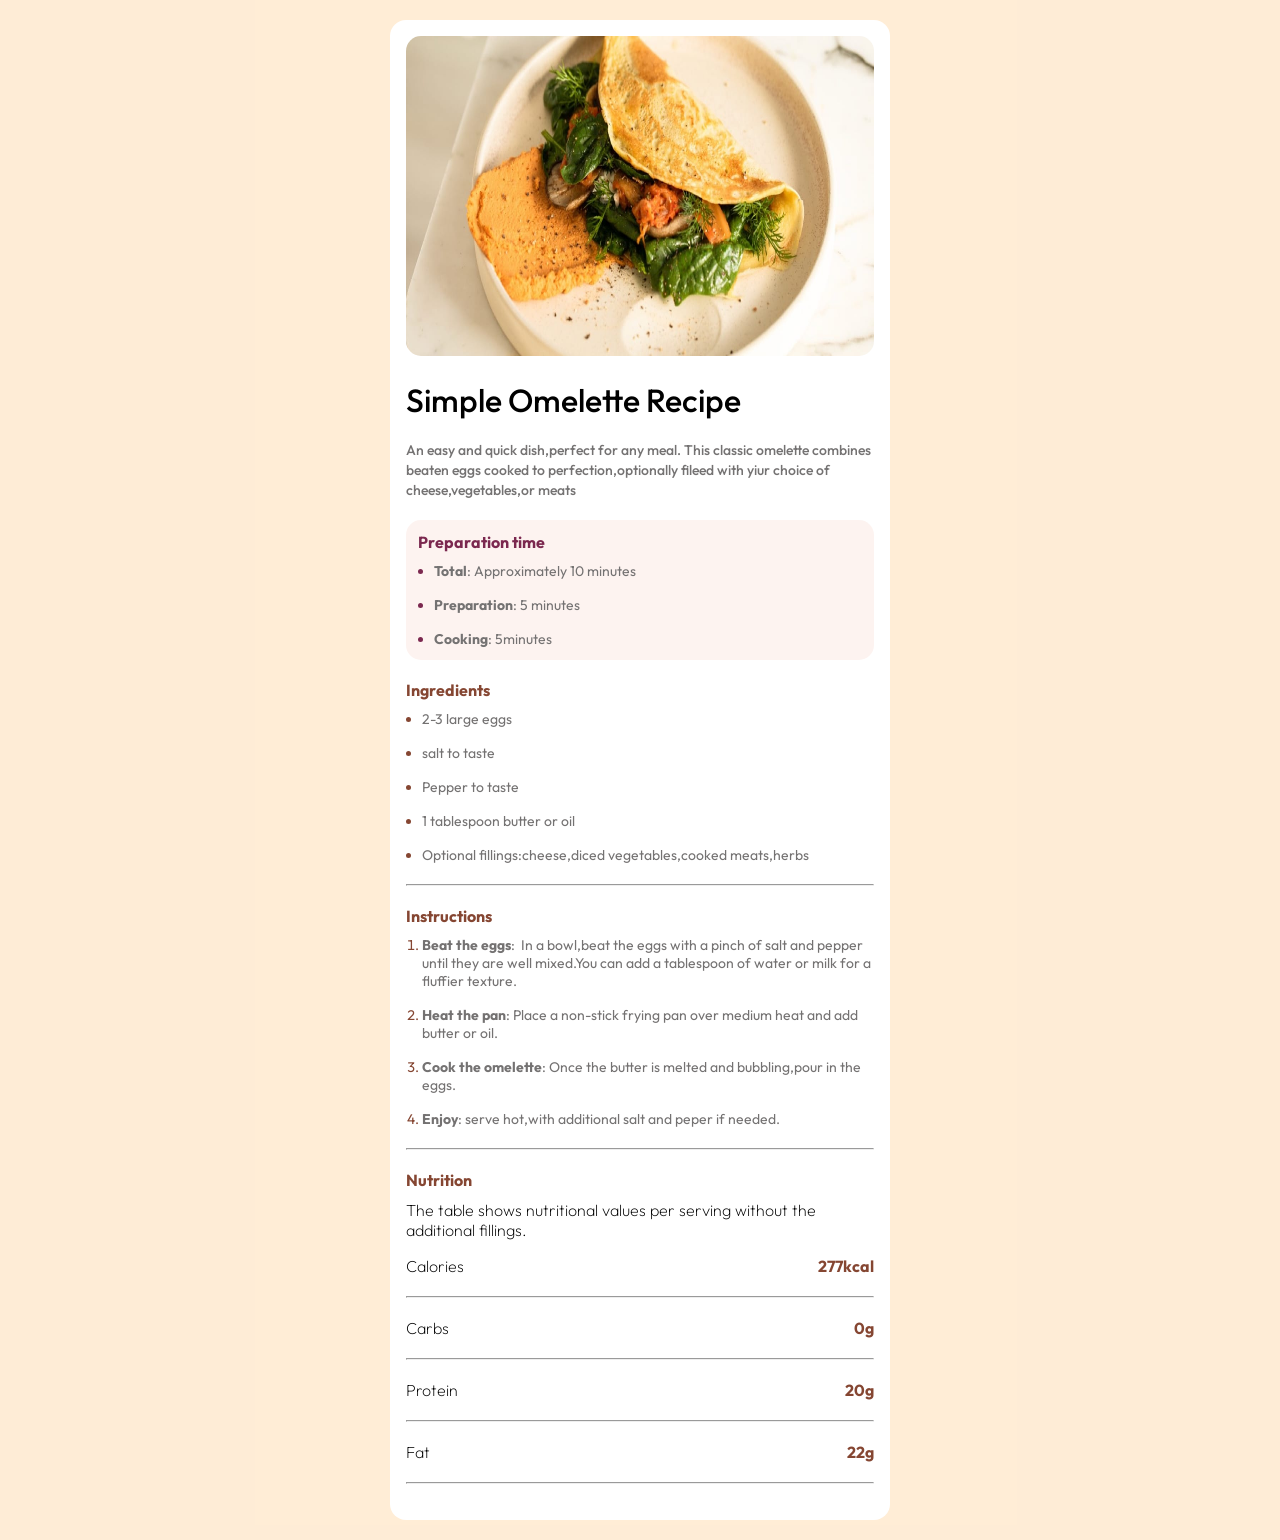
<file: index.html>
<!DOCTYPE html>
<html lang="en">

  <head>
    <meta charset="UTF-8">
    <meta name="viewport" content="width=device-width, initial-scale=1.0">
    <title>Omelete Recipe</title>
    <link rel="stylesheet" href="index.css">
    <link rel="preconnect" href="https://fonts.googleapis.com">
    <link rel="preconnect" href="https://fonts.gstatic.com" crossorigin>
    <link
      href="https://fonts.googleapis.com/css2?family=Outfit:wght@100..900&display=swap"
      rel="stylesheet">
  </head>
  <!-- <style>
.image{
    border-radius: 2px;
    padding:2px;
    height: auto;
    border: 2px;
    width: 5px;
}
</style> -->
  <body>
    <div class="container">
    <div class="path">
      <img class="image" src="image-omelette.jpeg">
    </div>

    <div class="hero-content">
      <h1 class="title">Simple omelette Recipe</h1>

      <p>An easy and quick dish,perfect for any meal. This classic omelette
        combines beaten eggs cooked
        to perfection,optionally fileed with yiur choice of cheese,vegetables,or
        meats </p>
    </div>

    <div class="lists">
      <h2>Preparation time</h2>
      <ul class="items">
        <li><strong>Total</strong>:&nbsp;Approximately 10 minutes</li>
        <li><strong>Preparation</strong>: 5 minutes</li>
        <li><strong>Cooking</strong>: 5minutes</li>
      </ul>
    </div>

    <div class="links">
      <h2>Ingredients</h2>
      <ul class="its">
        <li>2-3 large eggs</li>
        <li>salt to taste</li>
        <li>Pepper to taste</li>
        <li>1 tablespoon butter or oil</li>
        <li>Optional fillings:cheese,diced vegetables,cooked meats,herbs</li>
      </ul>
    </div>

    <hr class="line" />

    <div class="Inst">
      <h2>Instructions</h2>
      <ol class="qwe">
        <li><strong>Beat the eggs</strong>:&nbsp; In a bowl,beat the eggs with a
          pinch
          of salt and pepper until they are well mixed.You can add a tablespoon
          of water or milk for a fluffier texture.</li>
        <li><strong>Heat the pan</strong>: Place a non-stick frying pan over
          medium heat and add butter or oil.</li>
        <li><strong>Cook the omelette</strong>: Once the butter is melted and
          bubbling,pour in the eggs.</li>
        <li><strong>Enjoy</strong>: serve hot,with additional salt and peper if
          needed.</li>
      </ol>
    </div>

    <hr class="line" />

    <div class="Nut">
      <h2>Nutrition</h2>
      <p class="anything">The table shows nutritional values per serving without
        the additional
        fillings.</p>
      <!-- <table class="nutable">
        <tr>
          <td class="ele">Calories</td>
          <td class="values">277kcal</td>
        </tr>
        <tr>
          <div>
            <td class="ele">Carbs</td>
            <td class="values">0g</td>
            <hr class="line" />
          </div>
        </tr>
        <tr>
          <td class="ele">Protein</td>
          <td class="values">20g</td>
        </tr>
        <tr>
          <td class="ele">Fat</td>
          <td class="values">22g</td>
        </tr>
      </table> -->

      <div class="main-container">
        <div class="main">
          <p class="ele">Calories</p>
          <p class="values">277kcal</p>
        </div>

        <hr class="line" />
      </div>

      <div class="main-container">
        <div class="main">
          <p class="ele">Carbs</p>
          <p class="values">0g</p>
        </div>

        <hr class="line" />
      </div>
      
      <div class="main-container">
        <div class="main">
          <p class="ele">Protein</p>
          <p class="values">20g</p>
        </div>

        <hr class="line" />
      </div>

      <div class="main-container">
        <div class="main">
          <p class="ele">Fat</p>
          <p class="values">22g</p>
        </div>

        <hr class="line" />
      </div>
    </div>
    </div>
  </html>
</body>
</file>
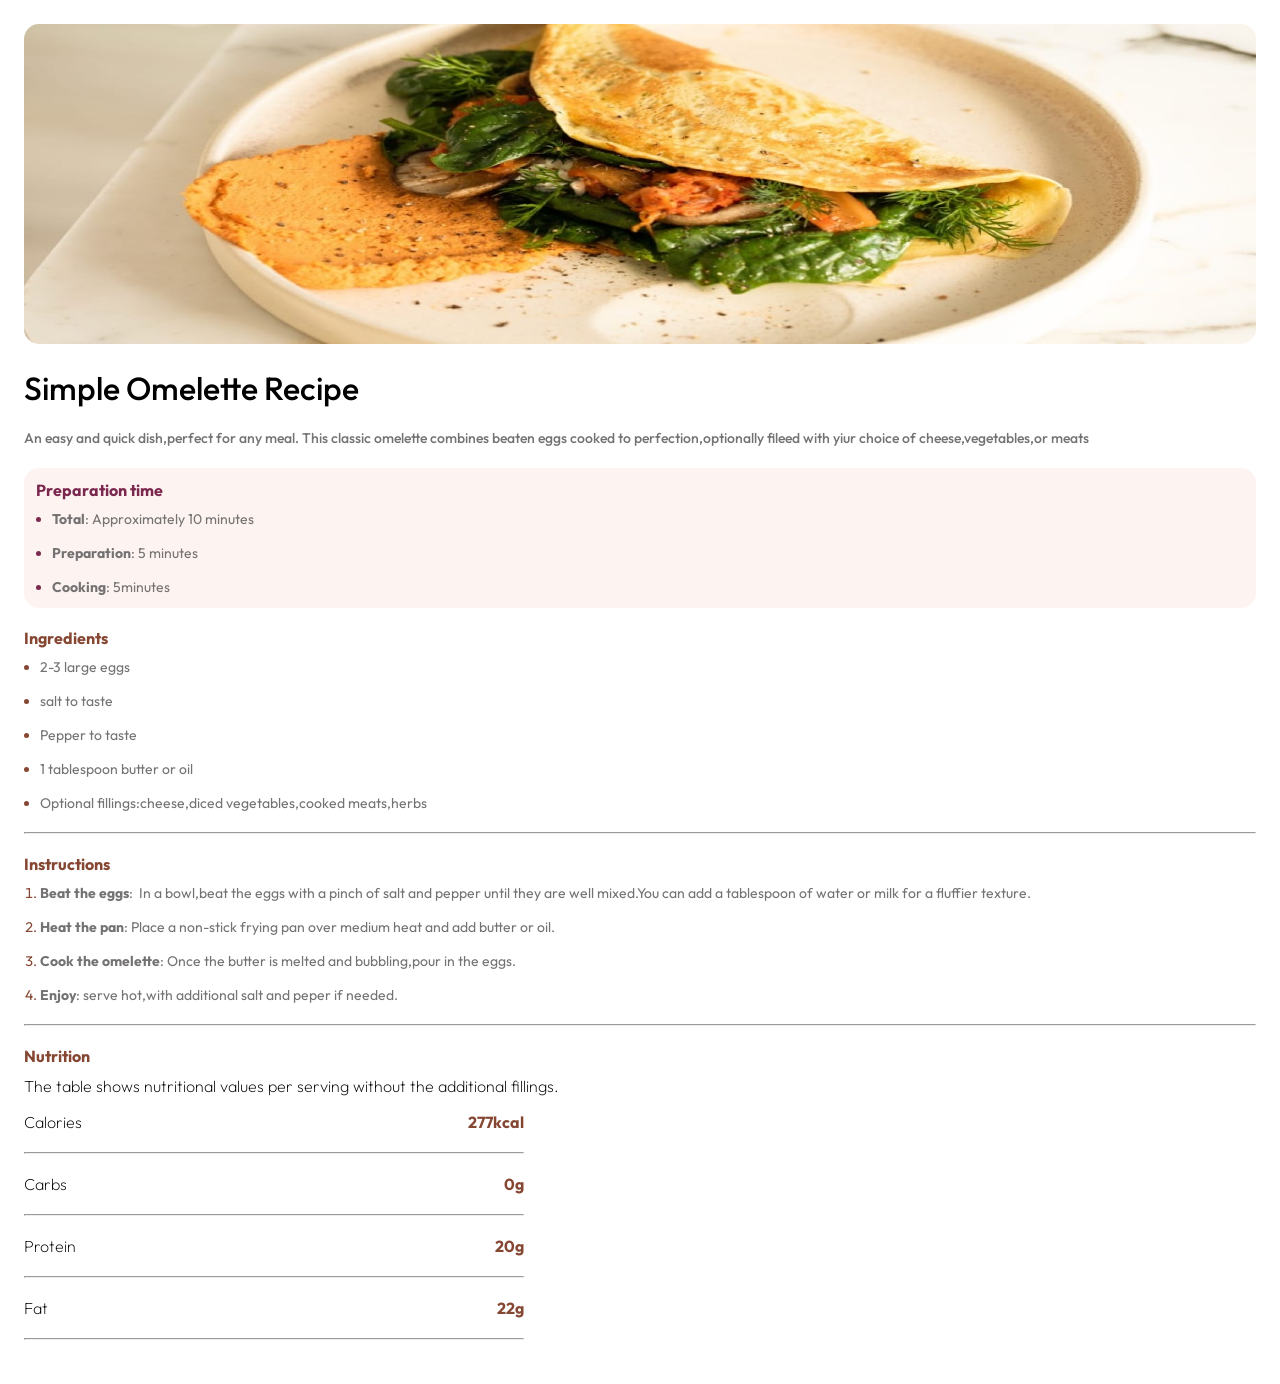
<file: omelete.html>
<!DOCTYPE html>
<html lang="en">

  <head>
    <meta charset="UTF-8">
    <meta name="viewport" content="width=device-width, initial-scale=1.0">
    <title>omelete recipe</title>
    <link rel="stylesheet" href="omelete.css">
    <link rel="preconnect" href="https://fonts.googleapis.com">
    <link rel="preconnect" href="https://fonts.gstatic.com" crossorigin>
    <link
      href="https://fonts.googleapis.com/css2?family=Outfit:wght@100..900&display=swap"
      rel="stylesheet">
  </head>
  <!-- <style>
.image{
    border-radius: 2px;
    padding:2px;
    height: auto;
    border: 2px;
    width: 5px;
}
</style> -->
  <body>
    <div class="path">
      <img class="image" src="image-omelette.jpeg">
    </div>

    <div class="hero-content">
      <h1 class="title">Simple omelette Recipe</h1>

      <p>An easy and quick dish,perfect for any meal. This classic omelette
        combines beaten eggs cooked
        to perfection,optionally fileed with yiur choice of cheese,vegetables,or
        meats </p>
    </div>

    <div class="lists">
      <h2>Preparation time</h2>
      <ul class="items">
        <li><strong>Total</strong>:&nbsp;Approximately 10 minutes</li>
        <li><strong>Preparation</strong>: 5 minutes</li>
        <li><strong>Cooking</strong>: 5minutes</li>
      </ul>
    </div>

    <div class="links">
      <h2>Ingredients</h2>
      <ul class="its">
        <li>2-3 large eggs</li>
        <li>salt to taste</li>
        <li>Pepper to taste</li>
        <li>1 tablespoon butter or oil</li>
        <li>Optional fillings:cheese,diced vegetables,cooked meats,herbs</li>
      </ul>
    </div>

    <hr class="line" />

    <div class="Inst">
      <h2>Instructions</h2>
      <ol class="qwe">
        <li><strong>Beat the eggs</strong>:&nbsp; In a bowl,beat the eggs with a
          pinch
          of salt and pepper until they are well mixed.You can add a tablespoon
          of water or milk for a fluffier texture.</li>
        <li><strong>Heat the pan</strong>: Place a non-stick frying pan over
          medium heat and add butter or oil.</li>
        <li><strong>Cook the omelette</strong>: Once the butter is melted and
          bubbling,pour in the eggs.</li>
        <li><strong>Enjoy</strong>: serve hot,with additional salt and peper if
          needed.</li>
      </ol>
    </div>

    <hr class="line" />

    <div class="Nut">
      <h2>Nutrition</h2>
      <p class="anything">The table shows nutritional values per serving without
        the additional
        fillings.</p>
      <!-- <table class="nutable">
        <tr>
          <td class="ele">Calories</td>
          <td class="values">277kcal</td>
        </tr>
        <tr>
          <div>
            <td class="ele">Carbs</td>
            <td class="values">0g</td>
            <hr class="line" />
          </div>
        </tr>
        <tr>
          <td class="ele">Protein</td>
          <td class="values">20g</td>
        </tr>
        <tr>
          <td class="ele">Fat</td>
          <td class="values">22g</td>
        </tr>
      </table> -->

      <div class="main-container">
        <div class="main">
          <p class="ele">Calories</p>
          <p class="values">277kcal</p>
        </div>

        <hr class="line" />
      </div>

      <div class="main-container">
        <div class="main">
          <p class="ele">Carbs</p>
          <p class="values">0g</p>
        </div>

        <hr class="line" />
      </div>
      
      <div class="main-container">
        <div class="main">
          <p class="ele">Protein</p>
          <p class="values">20g</p>
        </div>

        <hr class="line" />
      </div>

      <div class="main-container">
        <div class="main">
          <p class="ele">Fat</p>
          <p class="values">22g</p>
        </div>

        <hr class="line" />
      </div>
    </div>
  </html>
</body>
</file>
<file: index.css>
* {
    margin: 0px;
    padding: 0px;
    box-sizing: border-box;
}

:root {
    --primary-color: hsl(14, 45%, 36%);
    --padding: 12px;
    --margin: 1%;
    --spacing: 20px;
    --gray: hsl(0, 1%, 45%)
}


body, html {
    font-size: 16px;
    font-family: "Outfit", sans-serif;
    font-optical-sizing: auto;
    /* font-style: normal; */
    font-weight: 200;
    background-color: hsla(33, 96%, 89%, 0.484);

}

body {
    padding: 20px;
}

.container {
    max-width: 500px;
    margin: 0 auto;
    background-color: #fff;
    padding: 16px;
    border-radius: 16px;

}

.image {
    width: 100%;
    height: 20rem;
    border-radius: 15px;
}

.line {
    color: var(--gray);
    margin: var(--spacing) 0;
}

.hero-content h1 {
    font-weight: 500;
    font-size: 100;
    text-transform: capitalize;
    /* margin-bottom: var(--spacing);
    margin-top: var(--spacing); */
    margin: var(--spacing) 0;
}

.hero-content p {
    font-weight: 500;
    color: var(--gray);
    font-size: 14px;
    line-height: 20px

}

.lists {
    margin: var(--spacing) 0;
    background-color: rgba(232, 154, 128, 0.121);
    border-radius: 15px;
    padding: var(--padding);
}

.lists h2 {
    font-size: medium;
    font-weight: bold;
    color: hsl(332, 51%, 32%);
    margin-bottom: 10px;
}

.lists .items {
    margin-left: 1rem;
    display: flex;
    flex-direction: column;
    gap: 1rem;
}

.lists .items li,.links {
    font-size: 14px;
    font-weight: 400;
    color: var(--gray);
    /* gap: 10px; */
}

.lists .items li::marker {
    color: hsl(332, 51%, 32%);
}


.Inst h2, .links h2, .Nut h2, .lists h2 {
    font-size: medium;
}

.Inst h2, .links h2, .Nut h2 {
    color: var(--primary-color);
}

.values {
    color: var(--primary-color);
    font-weight: bold;
}
.nutable {
    width: 40%;
}

.links .its{
      margin-left: 1rem;
    display: flex;
    flex-direction: column;
    gap: 1rem;
}

.links >h2{
    margin-bottom: 10px;
     font-size: medium;

}

.links .its li::marker{
    color:var(--primary-color);
}
.Inst >h2{
   margin-bottom: 10px;
     font-size: medium; 
}

.Inst .qwe{
      margin-left: 1rem;
    display: flex;
    flex-direction: column;
    gap: 1rem;
    color: var(--gray);
    font-size: 14px;
    font-weight: 400;
}

.Inst .qwe li::marker{
    color:var(--primary-color);
    font-weight: 400;
}

.Nut >h2{
     margin-bottom: 10px;
     font-size: medium; 
}

.anything {
    margin-bottom: 1rem;
}
.Nut .nutable{
       margin-left: 1rem;
    gap: 1rem;
    color: var(--gray);
    font-size: 14px;
    font-weight: 400;
}

.main-container {
    max-width: 500px;
}

.main-container .main {
    width: 100%;
    display: flex;
    align-items: center;
    justify-content: space-between;

}
</file>
<file: omelete.css>
* {
    margin: 0px;
    padding: 0px;
    box-sizing: border-box;
}

:root {
    --primary-color: hsl(14, 45%, 36%);
    --padding: 12px;
    --margin: 1%;
    --spacing: 20px;
    --gray: hsl(0, 1%, 45%)
}


body, html {
    font-size: 16px;
    font-family: "Outfit", sans-serif;
    font-optical-sizing: auto;
    /* font-style: normal; */
    padding: var(--padding);
    font-weight: 200;
}

.image {
    width: 100%;
    height: 20rem;
    border-radius: 15px;
}

.line {
    color: var(--gray);
    margin: var(--spacing) 0;
}

.hero-content h1 {
    font-weight: 500;
    font-size: 100;
    text-transform: capitalize;
    /* margin-bottom: var(--spacing);
    margin-top: var(--spacing); */
    margin: var(--spacing) 0;
}

.hero-content p {
    font-weight: 500;
    color: var(--gray);
    font-size: 14px;
    line-height: 20px

}

.lists {
    margin: var(--spacing) 0;
    background-color: rgba(232, 154, 128, 0.121);
    border-radius: 15px;
    padding: var(--padding);
}

.lists h2 {
    font-size: medium;
    font-weight: bold;
    color: hsl(332, 51%, 32%);
    margin-bottom: 10px;
}

.lists .items {
    margin-left: 1rem;
    display: flex;
    flex-direction: column;
    gap: 1rem;
}

.lists .items li,.links {
    font-size: 14px;
    font-weight: 400;
    color: var(--gray);
    /* gap: 10px; */
}

.lists .items li::marker {
    color: hsl(332, 51%, 32%);
}


.Inst h2, .links h2, .Nut h2, .lists h2 {
    font-size: medium;
}

.Inst h2, .links h2, .Nut h2 {
    color: var(--primary-color);
}

.values {
    color: var(--primary-color);
    font-weight: bold;
}
.nutable {
    width: 40%;
}

.links .its{
      margin-left: 1rem;
    display: flex;
    flex-direction: column;
    gap: 1rem;
}

.links >h2{
    margin-bottom: 10px;
     font-size: medium;

}

.links .its li::marker{
    color:var(--primary-color);
}
.Inst >h2{
   margin-bottom: 10px;
     font-size: medium; 
}

.Inst .qwe{
      margin-left: 1rem;
    display: flex;
    flex-direction: column;
    gap: 1rem;
    color: var(--gray);
    font-size: 14px;
    font-weight: 400;
}

.Inst .qwe li::marker{
    color:var(--primary-color);
    font-weight: 400;
}

.Nut >h2{
     margin-bottom: 10px;
     font-size: medium; 
}

.anything {
    margin-bottom: 1rem;
}
.Nut .nutable{
       margin-left: 1rem;
    gap: 1rem;
    color: var(--gray);
    font-size: 14px;
    font-weight: 400;
}

.main-container {
    max-width: 500px;
}

.main-container .main {
    width: 100%;
    display: flex;
    align-items: center;
    justify-content: space-between;

}
</file>
